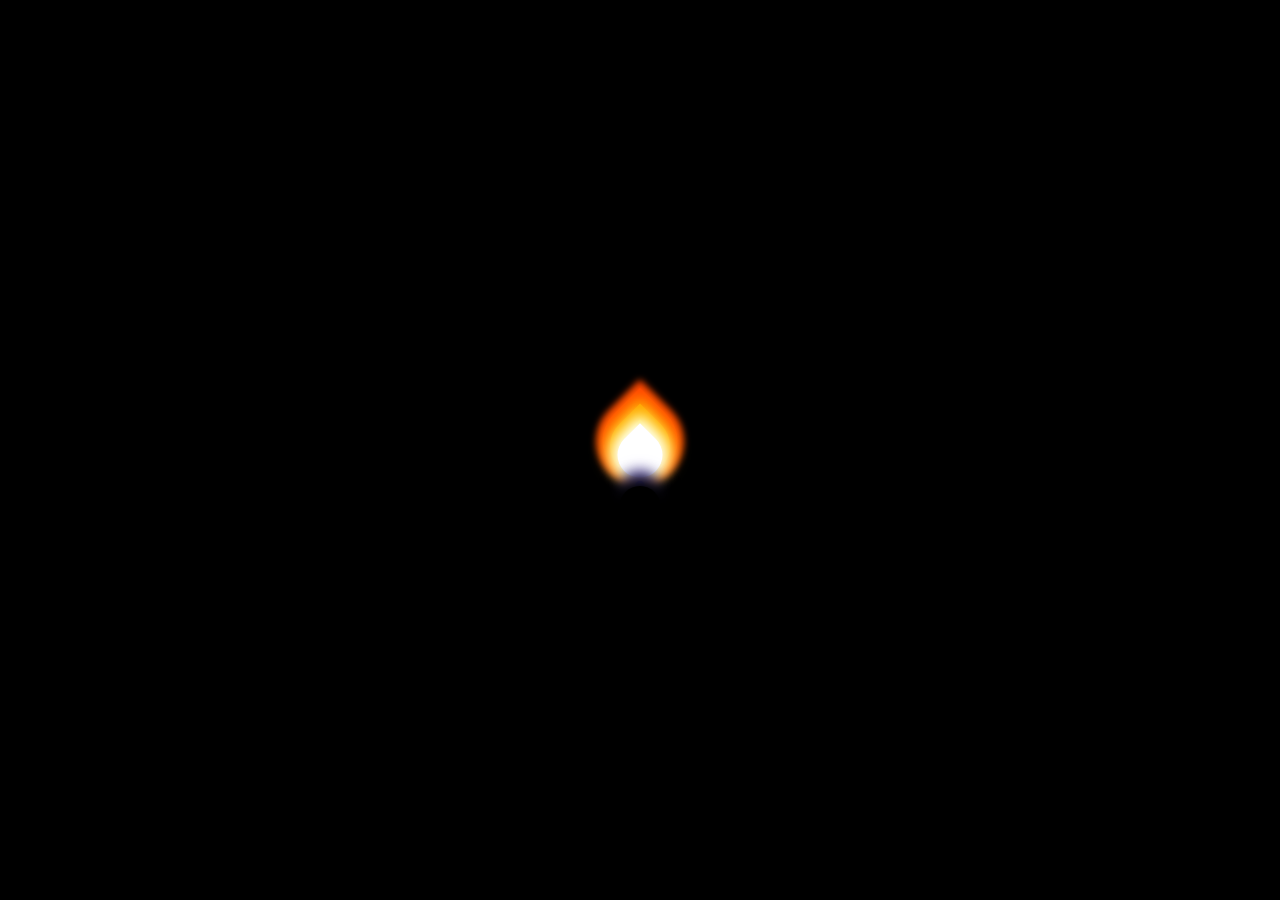
<file: Flame Animation/index.html>
<!DOCTYPE html>
<html lang="en">
<head>
    <meta charset="UTF-8">
    <meta name="viewport" content="width=device-width, initial-scale=1.0">
    <title>Flame Animation</title>
    <link rel="stylesheet" href="style.css">
</head>
<body>
    <div class="flame-box">
        <div class="red flame"></div>
        <div class="orange flame"></div>
        <div class="yellow flame"></div>
        <div class="white flame"></div>
        <div class="blue circle"></div>
        <div class="black circle"></div>
    </div>
</body>
</html>
</file>
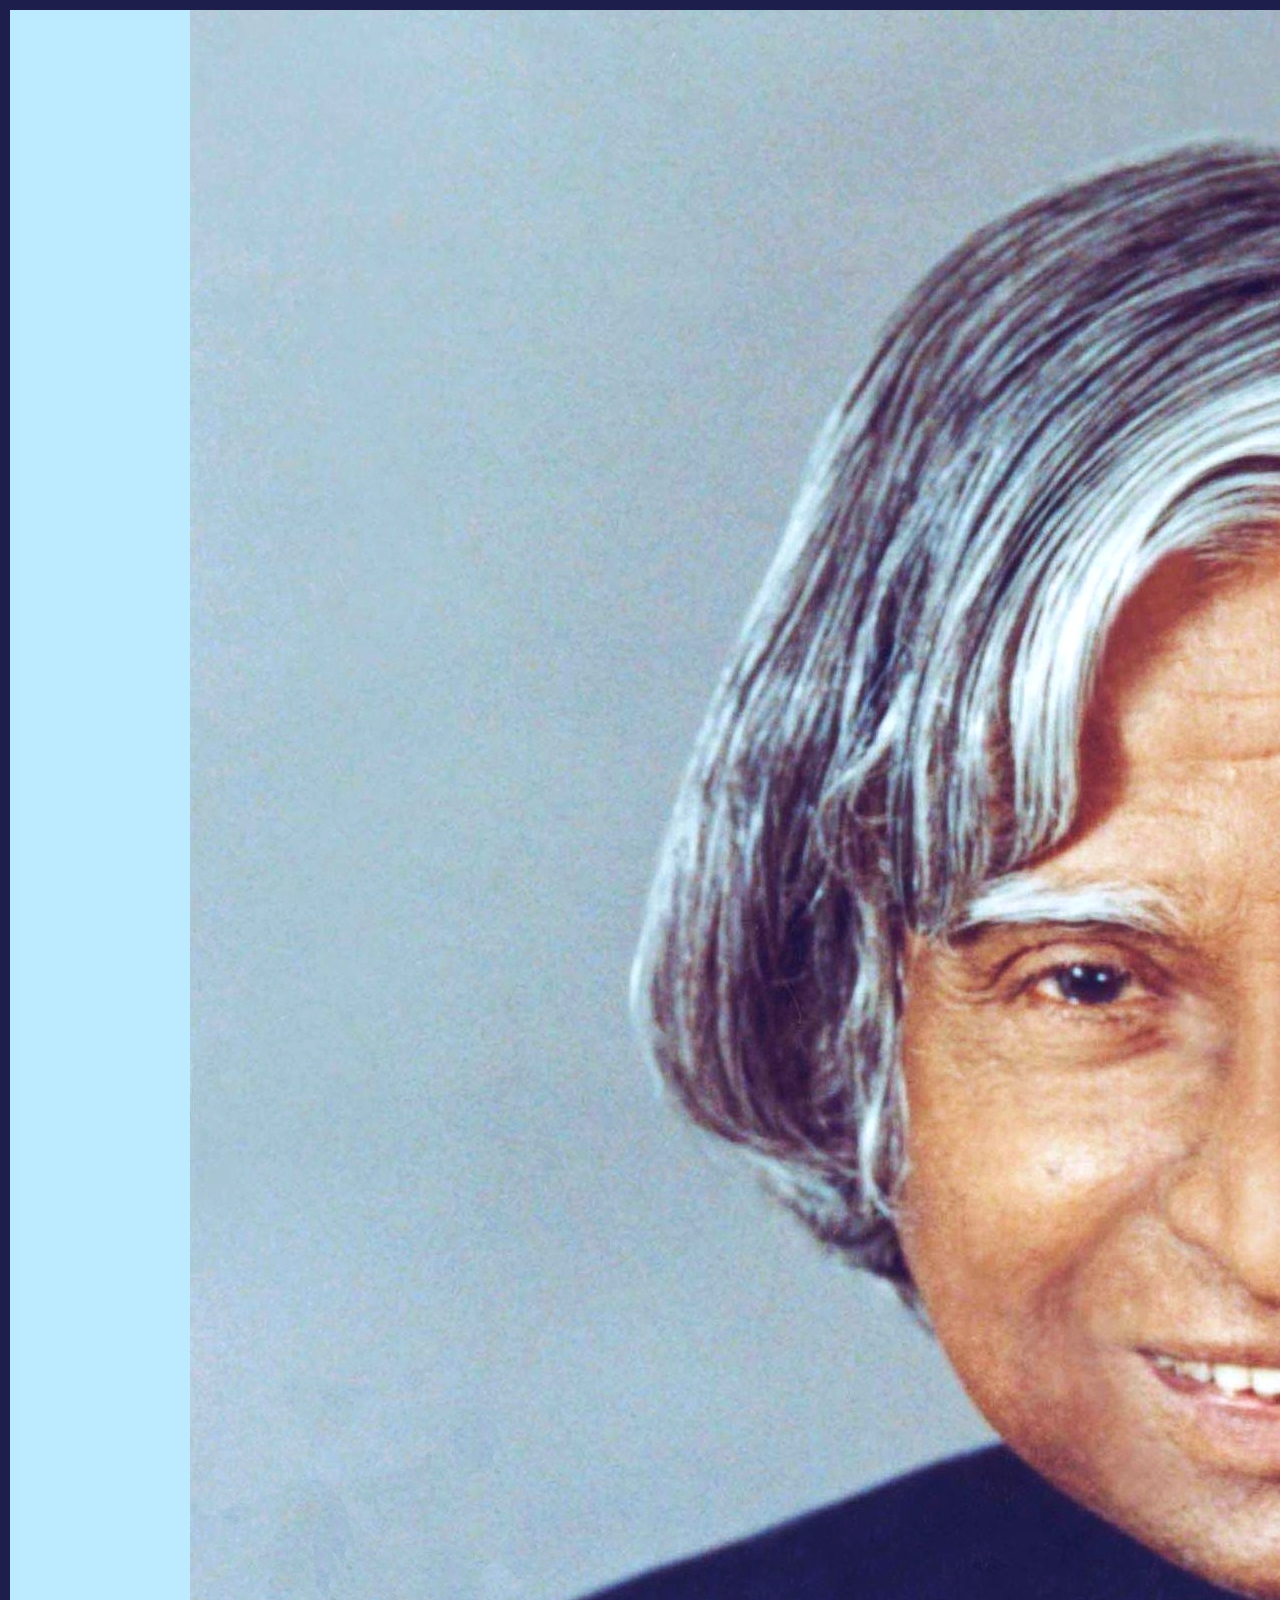
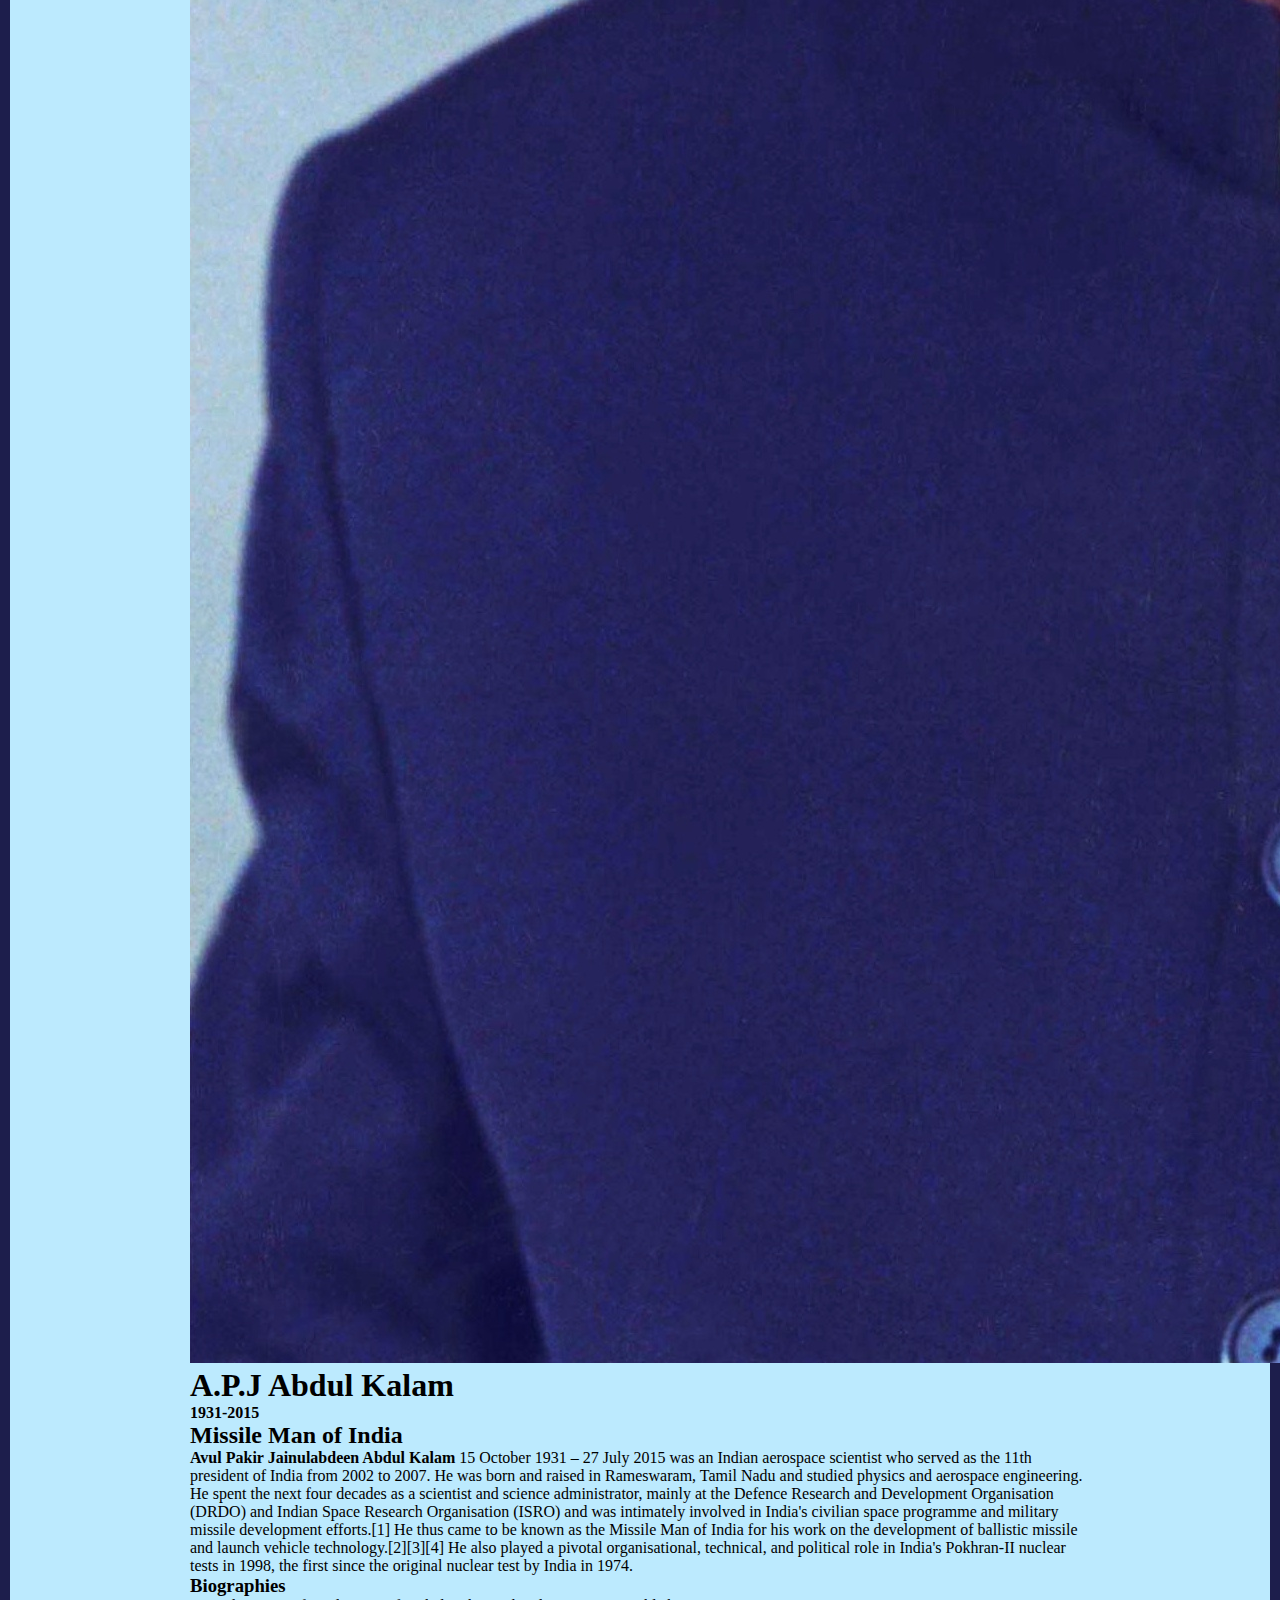
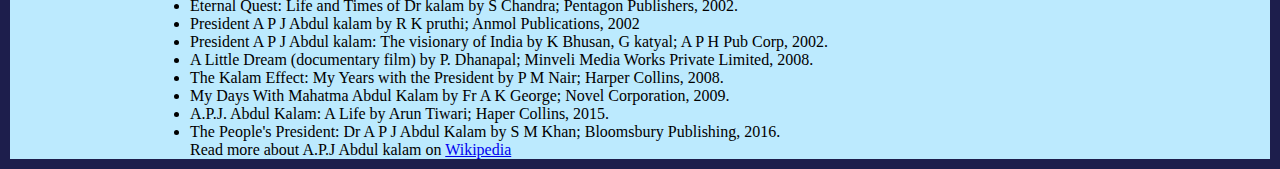
<file: project01/index.html>
<!doctype html>
<html lang="en">
  <head>
    <meta charset="UTF-8" />
    <meta name="viewport" content="width=device-width, initial-scale=1.0" />
    <title>The Tribute Website | A.P.J Abdul Kalam</title>
    <link rel="stylesheet" href="style.css" />
  </head>
  <body>
    <div class="container">
      <div class="content">
        <section class="top_section">
          <div class="image_container">
            <img src="./images/apj.jpg" alt="tribute" />
          </div>
          <div>
            <h1>A.P.J Abdul Kalam</h1>
            <h4>1931-2015</h4>
          </div>
        </section>
        <section class="about_section">
          <h2>Missile Man of India</h2>
          <p>
            <b>Avul Pakir Jainulabdeen Abdul Kalam</b> 15 October 1931 – 27 July
            2015 was an Indian aerospace scientist who served as the 11th
            president of India from 2002 to 2007. He was born and raised in
            Rameswaram, Tamil Nadu and studied physics and aerospace
            engineering. He spent the next four decades as a scientist and
            science administrator, mainly at the Defence Research and
            Development Organisation (DRDO) and Indian Space Research
            Organisation (ISRO) and was intimately involved in India's civilian
            space programme and military missile development efforts.[1] He thus
            came to be known as the Missile Man of India for his work on the
            development of ballistic missile and launch vehicle
            technology.[2][3][4] He also played a pivotal organisational,
            technical, and political role in India's Pokhran-II nuclear tests in
            1998, the first since the original nuclear test by India in 1974.
          </p>
        </section>
        <section class="biography_section">
          <h3>Biographies</h3>
          <ul>
            <li>
              Eternal Quest: Life and Times of Dr kalam by S Chandra; Pentagon
              Publishers, 2002.
            </li>
            <li>
              President A P J Abdul kalam by R K pruthi; Anmol Publications,
              2002
            </li>
            <li>
              President A P J Abdul kalam: The visionary of India by K Bhusan, G
              katyal; A P H Pub Corp, 2002.
            </li>
            <li>
              A Little Dream (documentary film) by P. Dhanapal; Minveli Media
              Works Private Limited, 2008.
            </li>
            <li>
              The Kalam Effect: My Years with the President by P M Nair; Harper
              Collins, 2008.
            </li>
            <li>
              My Days With Mahatma Abdul Kalam by Fr A K George; Novel
              Corporation, 2009.
            </li>
            <li>
              A.P.J. Abdul Kalam: A Life by Arun Tiwari; Haper Collins, 2015.
            </li>
            <li>
              The People's President: Dr A P J Abdul Kalam by S M Khan;
              Bloomsbury Publishing, 2016.
            </li>
          </ul>
        </section>
        <footer>
          <p>
            Read more about A.P.J Abdul kalam on
            <a href="https://en.wikipedia.org/wiki/A._P._J._Abdul_kalam"
              >Wikipedia</a
            >
          </p>
        </footer>
      </div>
    </div>
  </body>
</html>
</file>
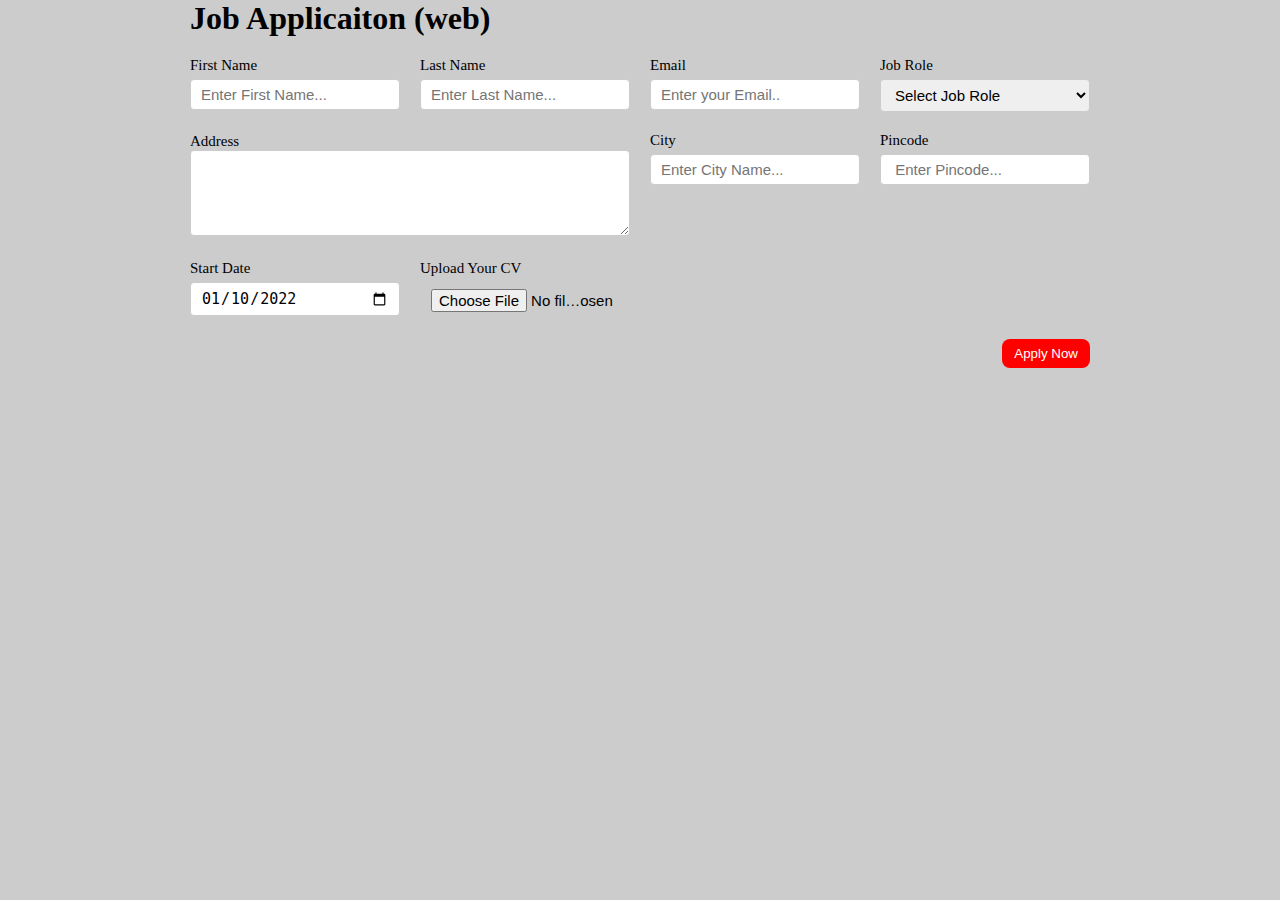
<file: project02/index.html>
<!doctype html>
<html lang="en">
  <head>
    <meta charset="UTF-8" />
    <meta name="viewport" content="width=device-width, initial-scale=1.0" />
    <title>Application Form</title>
    <link rel="stylesheet" href="style.css" />
  </head>
  <body>
    <div class="container">
      <div class="form">
        <h1>
          Job Applicaiton
          <span>(web)</span>
        </h1>
        <form action="">
          <div class="form_container">
            <div class="form_control">
              <label for="first_name">First Name</label>
              <input
                id="first_name"
                name="first_name"
                placeholder="Enter First Name..."
              />
            </div>
            <div class="form_control">
              <label for="last_name">Last Name</label>
              <input
                type="text"
                name="last_name"
                id="last_name"
                placeholder="Enter Last Name..."
              />
            </div>
            <div class="form_control">
              <label for="email">Email</label>
              <input
                type="email"
                name="email"
                id="email"
                placeholder="Enter your Email.."
              />
            </div>
            <div class="form_control">
              <label for="job_role">Job Role</label>
              <select name="job_role" id="job_role">
                <option value="">Select Job Role</option>
                <option value="frontend">Frontend Developer</option>
                <option value="backend">Backend Developer</option>
                <option value="full_stack">Full Stack Developer</option>
                <option value="ui_ux">UI UX Designer</option>
              </select>
            </div>
            <div class="textarea_control">
              <label for="address">Address</label>
              <textarea
                name="address"
                id="address"
                rows="4"
                cols="50"
                placeholder="Enter Address"
              >
              </textarea>
            </div>
            <div class="form_control">
              <label for="city">City</label>
              <input
                type="text"
                name="city"
                id="city"
                placeholder="Enter City Name..."
              />
            </div>
            <div class="form_control">
              <label for="pincode">Pincode</label>
              <input
                type="number"
                name="pincode"
                id="pincode"
                placeholder=" Enter Pincode..."
              />
            </div>
            <div class="form_control">
              <label for="date">Start Date</label>
              <input value="2022-01-10" type="date" id="date" name="date" />
            </div>
            <div class="form_control">
              <label for="upload"> Upload Your CV</label>
              <input type="file" name="upload" id="upload" />
            </div>
          </div>
          <div class="button_container">
            <button type="submit">Apply Now</button>
          </div>
        </form>
      </div>
    </div>
  </body>
</html>
</file>
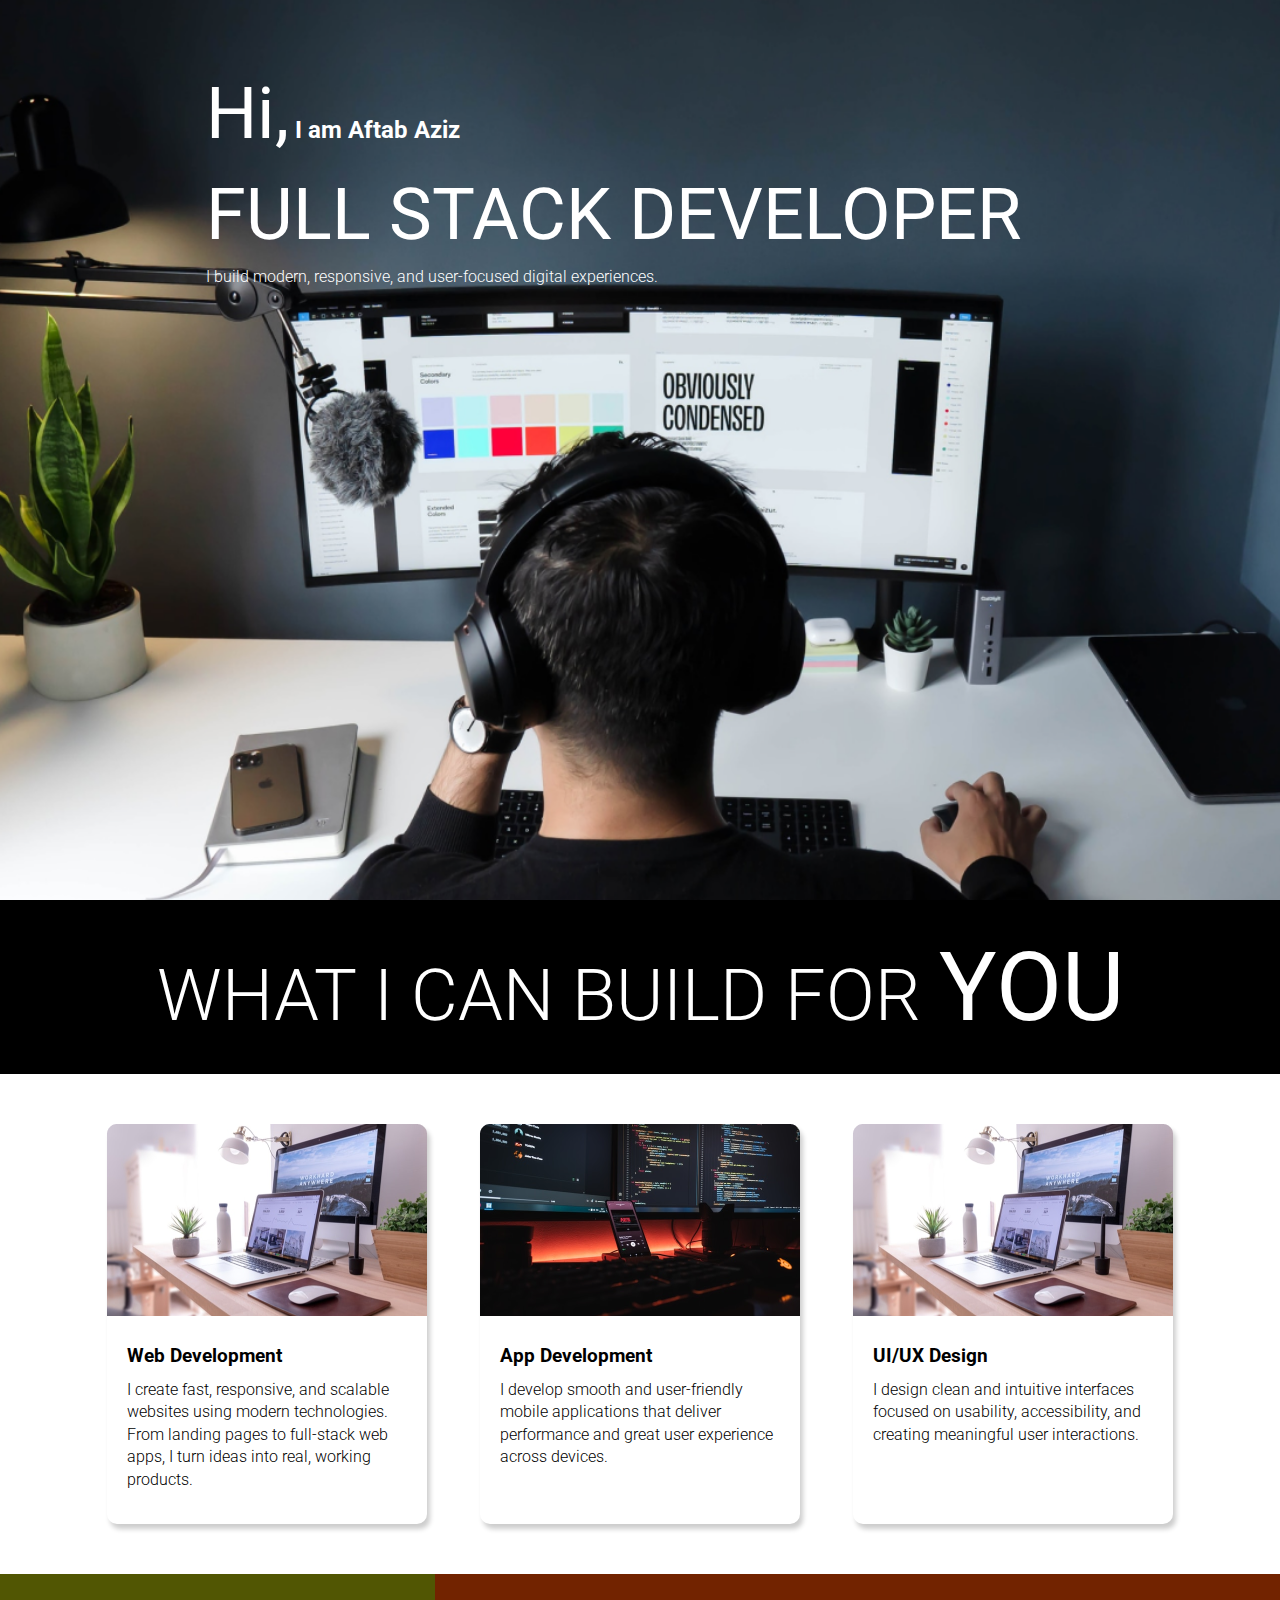
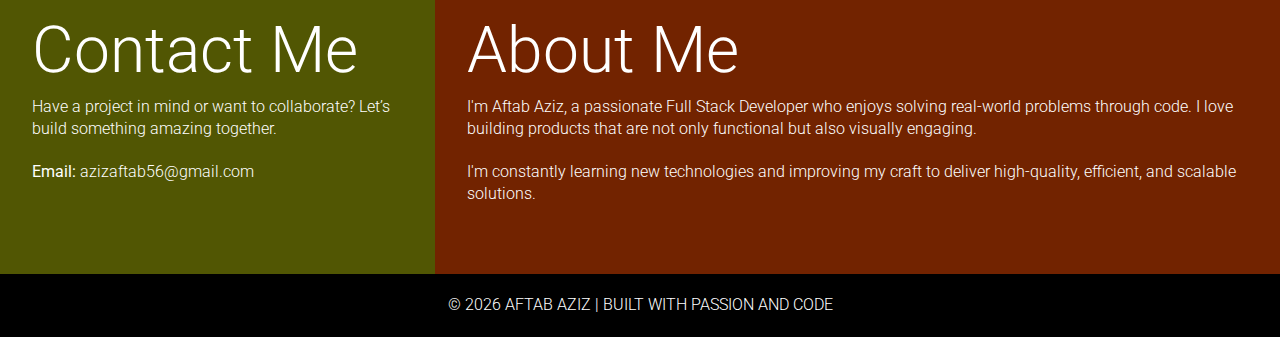
<file: project04/index.html>
<!doctype html>
<html lang="en">
  <head>
    <meta charset="UTF-8" />
    <meta http-equiv="X-UA-Compatible" content="IE=edge" />
    <meta name="viewport" content="width=device-width, initial-scale=1.0" />
    <title>Aftab Aziz | Full Stack Developer</title>
    <link rel="stylesheet" href="style.css" />
  </head>
  <body>
    <section class="hero_section">
      <div class="text_container">
        <h2><span class="lg_text">Hi,</span> I am Aftab Aziz</h2>
        <h1 class="lg_text">FULL STACK DEVELOPER</h1>
        <p>I build modern, responsive, and user-focused digital experiences.</p>
      </div>
    </section>

    <section class="black_box">
      <h2>WHAT I CAN BUILD FOR <span>YOU</span></h2>
    </section>

    <section class="work">
      <div class="grid_item">
        <div class="card">
          <div class="image_container">
            <img src="images/web.png" alt="web development" />
          </div>
          <div class="card_content">
            <h3>Web Development</h3>
            <p>
              I create fast, responsive, and scalable websites using modern
              technologies. From landing pages to full-stack web apps, I turn
              ideas into real, working products.
            </p>
          </div>
        </div>
      </div>

      <div class="grid_item">
        <div class="card">
          <div class="image_container">
            <img src="images/mobile.png" alt="app development" />
          </div>
          <div class="card_content">
            <h3>App Development</h3>
            <p>
              I develop smooth and user-friendly mobile applications that
              deliver performance and great user experience across devices.
            </p>
          </div>
        </div>
      </div>

      <div class="grid_item">
        <div class="card">
          <div class="image_container">
            <img src="images/web.png" alt="ui ux design" />
          </div>
          <div class="card_content">
            <h3>UI/UX Design</h3>
            <p>
              I design clean and intuitive interfaces focused on usability,
              accessibility, and creating meaningful user interactions.
            </p>
          </div>
        </div>
      </div>
    </section>

    <section class="bottom_section">
      <div class="contact">
        <h2>Contact Me</h2>
        <p>
          Have a project in mind or want to collaborate? Let’s build something
          amazing together.
        </p>
        <p><strong>Email:</strong> azizaftab56@gmail.com</p>
      </div>

      <div class="about">
        <h2>About Me</h2>
        <p>
          I'm Aftab Aziz, a passionate Full Stack Developer who enjoys solving
          real-world problems through code. I love building products that are
          not only functional but also visually engaging.
        </p>
        <p>
          I'm constantly learning new technologies and improving my craft to
          deliver high-quality, efficient, and scalable solutions.
        </p>
      </div>
    </section>

    <footer>© 2026 Aftab Aziz | Built with passion and code</footer>
  </body>
</html>
</file>
<file: Flame Animation/style.css>
body{
    height: 95vh;
    display: grid;
    place-items: center;
    background: black;
}
.flame-box{
    height: 60px;
    width: 60px;
    position: relative;
    transform-origin: center bottom;
    animation: flicker 3ms 200ms ease-in infinite alternate;
}
.flame{
    bottom: 0;
    position: absolute;
    border-top-left-radius: 50%;
    border-bottom-left-radius: 50%;
    border-bottom-right-radius: 50%;
    transform: rotate(-45deg) scale(1.5, 1.5);
}
.yellow{
    height: 30px;
    width: 30px;
    left: 15px;
    background: #ffd700;
    box-shadow: 0px 0px 9px 4px #ffd700;
}
.orange{
    left: 10px;
    width: 40px;
    height: 40px;
    background: #ffa500;
    box-shadow: 0px 0px 9px 4px #ffa500;
}
.red{
    height: 50px;
    width: 50px;
    left: 5px;
    background: #ff4500;
    box-shadow: 0px 0px 5px 4px #ff4500;
}
.white{
    height: 30px;
    width: 30px;
    left: 15px;
    bottom: -4px;
    background: #ffffff;
    box-shadow: 0px 0px 9px 4px #ffffff;
}
.circle{
    border-radius: 50%;
    position: absolute;
}
.blue{
    left: 25px;
    bottom: -25px;
    width: 10px;
    height: 10px;
    background: #6a5acd;
    box-shadow: 0px 0px 15px 10px #6a5acd;
}
.black{
    left: 10px;
    bottom: -60px;
    width: 40px;
    height: 40px;
    background: #000000;
    box-shadow: 0px 0px 15px 10px #000000;
}
@keyframes flicker{
    0% {transform: rotate(-1deg);}
    20%{transform: rotate(1deg);}
    40%{transform: rotate(-1deg);}
    60%{transform: rotate(1deg) scaleY(1.04);}
    80%{transform: rotate(-2deg) scaleY(0.92);}
    100% {transform: rotate(1deg);}
}
.logs {
    position: relative;
    margin-top: -20px;
    bottom: 0;
    display: flex;
    width: 100px;
}
.logs .one,
.logs .three {
    width: 90px;
}
.logs .one .log,
.logs .three .log {
    position: relative;
    height: 40px;
    background: #725442;
    clip-path: polygon(0% 0%, 100% 0%, 100% 30%, 11% 100%);
    transform-origin: 0 0;
    transform: skewY(-10deg);
    margin-bottom: -1px;
}
.logs .one::after,
.logs .three::after {
    content: '';
    display: block;
    position: relative;
    width: 39px;
    height: 40px;
    border-radius: 50%;
    background: #91725c;
    transform: translate(-50%, -100%);
    box-sizing: border-box;
    border: 2px #725442 solid;
    margin-top: 1px;
}
.logs .three {
    transform: scaleX(-1);
    margin-left: -40px;
}
.logs .two {
    width: 40px;
    transform: translateX(-50%);
}
.logs .two .log {
    position: relative;
    height: 40px;
    background: #725442;
    clip-path: polygon(30% 0%, 70% 0%, 100% 100%, 0% 100%);
    margin-bottom: -17px;
}
.logs .two::after {
    content: '';
    display: block;
    position: relative;
    width: 40px;
    height: 35px;
    border-radius: 50%;
    background: #91725c;
    box-sizing: border-box;
    border: 2px #725442 solid;
}
.fire-wrapper{
    position: relative;
    display: flex;
    flex-direction: column;
    align-items: center;
}
</file>
<file: project01/style.css>
*{
    margin: 0;
    padding: 0;
    box-sizing: border-box;
}

.container{
    background-color: #bceafe;
    min-height: 100vh;
    border: 10px solid #1d1e4c;    
}

.content{
    max-width: 900px;
    margin: 0 auto;
}

picture {
    width: 40px;
    height: 40px;
}
</file>
<file: project02/style.css>
* {
  margin: 0;
  padding: 0;
  box-sizing: border-box;
}

body {
  background-color: #ccc;
}
.container {
  max-width: 900px;
  margin: 0 auto;
}

.apply_box {
  max-width: 600px;
  padding: 20px;
  background-color: white;
  margin: 0 auto;
  margin-top: 50px;
  box-shadow: 4px 3px 5px rgba(1, 1, 1, 0.1);
  border-radius: 10px;
}

.title_small {
  font-size: 20px;
}

.form_container {
  margin-top: 20px;
  display: grid;
  grid-template-columns: repeat(auto-fit, minmax(200px, 1fr));
  gap: 20px;
}
.form_control {
  display: flex;
  flex-direction: column;
}

label {
  font-size: 15px;
  margin-bottom: 5px;
}

input,
select,
textarea {
  padding: 6px 10px;
  border: 1px solid #ccc;
  border-radius: 4px;
  font-size: 15px;
}

input:focus {
  outline-color: red;
}

.button_container {
  display: flex;

  justify-content: flex-end;
  margin-top: 20px;
}
button {
  background-color: red;
  border: transparent solid 2px;
  padding: 5px 10px;
  color: white;
  border-radius: 8px;
  transition: 0.3s ease-in;
}
button:hover {
  background-color: #ccc;
  border: 2px solid red;
  color: black;
  transition: 0.3s ease-out;
  cursor: pointer;
}
.textarea_control {
  grid-column: 1 / span 2;
}
.textarea_control textarea {
  width: 100%;
}

@media (max-width: 460px) {
  .textarea_control {
    grid-column: 1 / span 1;
  }
} ;
</file>
<file: project04/style.css>
@import url("https://fonts.googleapis.com/css2?family=Roboto:ital,wght@0,100;0,300;0,400;0,500;0,700;0,900;1,100;1,300;1,400;1,500;1,700;1,900&display=swap");
* {
  margin: 0;
  padding: 0;
  box-sizing: border-box;
}

html,
body {
  line-height: 1.4;
  font-weight: 300;
  font-family: "Roboto", sans-serif;
}

.hero_section {
  background-image: url(images/developer.png);
  min-height: 100vh;
  background-position: center;
  background-size: cover;
  background-repeat: no-repeat;
}
.text_container {
  color: white;
  max-width: 900px;
  margin: 0 auto;
  padding-top: 64px;
  padding-left: 16px;
}
.lg_text {
  font-size: 72px;
  font-weight: 400;
}
.black_box {
  background-color: #000;
  padding: 20px;
}
.black_box h2 {
  font-size: 72px;
  color: white;
  text-align: center;
  font-weight: 300;
}

.black_box h2 span {
  font-weight: 400;
  font-size: 96px;
}
.work {
  display: grid;
  gap: 20px;
  grid-template-columns: repeat(auto-fit, minmax(320px, 1fr));

  max-width: 1100px;
  margin: 50px auto;
}
.grid_item {
  display: flex;
  justify-content: center;
  align-items: center;
}
.card {
  max-width: 320px;
  height: 400px;
  border-radius: 10px;
  box-shadow: 3px 5px 5px rgba(1, 1, 1, 0.2);
  transition: 0.2s ease-in-out;
}
.card:hover {
  transform: scale(1.04);
  box-shadow: 3px 5px 5px rgba(1, 1, 1, 0.3);
  transition: 0.2s ease-in-out;
}
.card_content {
  padding: 20px;
}
.card_content h3 {
  margin-bottom: 10px;
}
.bottom_section {
  display: flex;
}
.contact {
  background-color: #515603;
}
.about {
  background-color: #722300;
}

.contact,
.about {
  min-height: 300px;
  padding: 32px;
  color: white;
}
.about h2,
.contact h2 {
  font-size: 64px;
  font-weight: 300;
}
.about p,
.contact p {
  margin-bottom: 20px;
}

footer {
  text-align: center;
  text-transform: uppercase;
  background-color: #000;
  padding: 20px;
  color: white;
}
@media (max-width: 786px) {
  .hero_section {
    min-height: 50vh;
  }
  .text_container {
    padding: 10px 0;
    text-align: center;
  }
  .lg_text {
    font-size: 32px;
  }
  .black_box h2 {
    font-size: 24px;
  }
  .black_box h2 span {
    font-weight: 400;
    font-size: 32px;
  }
  .bottom_section {
    flex-direction: column;
  }
  h1 {
    font-size: 32px;
  }
  .about h2,
  .contact h2 {
    font-size: 32px;
  }
}
</file>
